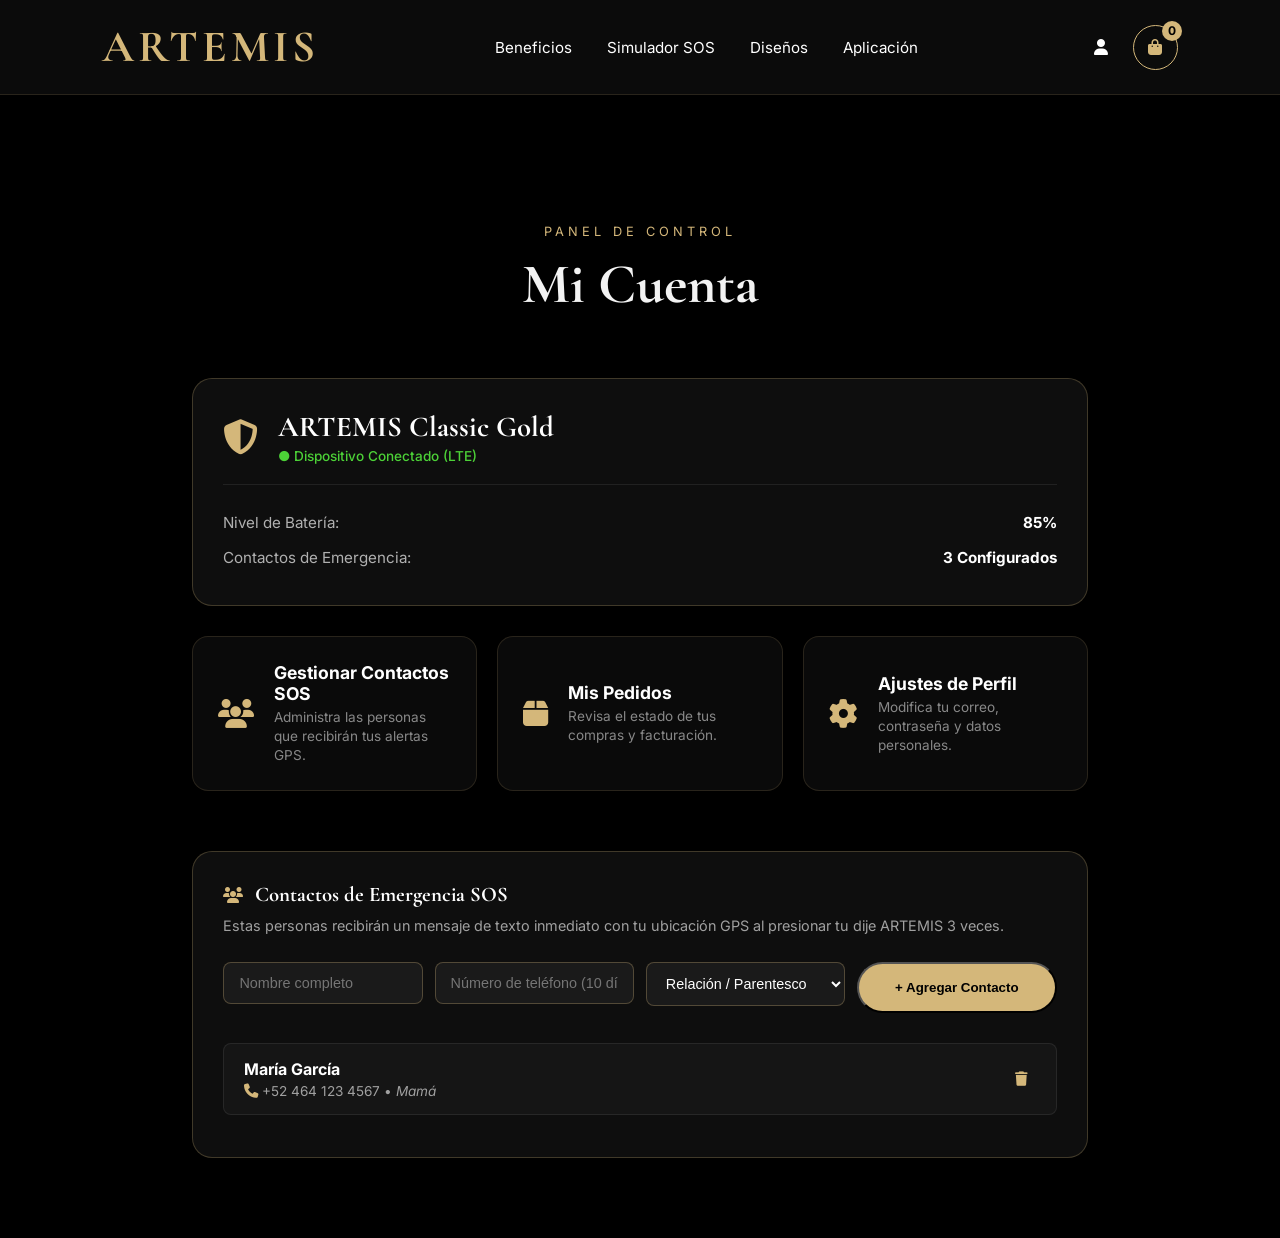
<file: cuenta.html>
<!DOCTYPE html>
<html lang="es">
<head>
    <meta charset="UTF-8">
    <meta name="viewport" content="width=device-width, initial-scale=1.0">
    <title>ARTEMIS | Mi Cuenta</title>

    <link rel="preconnect" href="https://fonts.googleapis.com">
    <link rel="preconnect" href="https://fonts.gstatic.com" crossorigin>
    <link href="https://fonts.googleapis.com/css2?family=Cormorant+Garamond:wght@400;500;600;700&family=Inter:wght@300;400;500;600&display=swap" rel="stylesheet">

    <link rel="stylesheet" href="estilos.css">
    <link rel="stylesheet" href="https://cdnjs.cloudflare.com/ajax/libs/font-awesome/6.7.2/css/all.min.css">
</head>
<body>

<header>
    <nav class="navbar">
        <a href="index.html" class="logo">ARTEMIS</a>
        <ul class="nav-links">
            <li><a href="index.html#beneficios">Beneficios</a></li>
            <li><a href="index.html#simulador">Simulador SOS</a></li>
            <li><a href="disenos.html">Diseños</a></li>
            <li><a href="index.html#app">Aplicación</a></li>
        </ul>
        <div class="nav-icons">
            <a href="cuenta.html" class="icon-btn active" aria-label="Mi Cuenta"><i class="fa-solid fa-user"></i></a>
            <a href="carrito.html" class="cart-btn" aria-label="Carrito de compras"><i class="fa-solid fa-bag-shopping"></i><span class="cart-count">0</span></a>
        </div>
    </nav>
</header>

<section class="account-section">
    <div class="section-header">
        <span>PANEL DE CONTROL</span>
        <h2>Mi Cuenta</h2>
    </div>

    <div class="account-container">
        <!-- Tarjeta de Dispositivo y Estado -->
        <div class="glass-card account-card">
            <div class="device-status">
                <i class="fa-solid fa-shield-halved status-icon text-gold"></i>
                <div>
                    <h3>ARTEMIS Classic Gold</h3>
                    <p class="status-online">● Dispositivo Conectado (LTE)</p>
                </div>
            </div>
            <hr class="card-divider">
            <div class="info-row">
                <span>Nivel de Batería:</span>
                <strong>85%</strong>
            </div>
            <div class="info-row">
                <span>Contactos de Emergencia:</span>
                <strong>3 Configurados</strong>
            </div>
        </div>

        <!-- Opciones Rápidas -->
        <div class="account-menu">
            <a href="#" class="account-menu-item">
                <i class="fa-solid fa-users text-gold"></i>
                <div>
                    <h4>Gestionar Contactos SOS</h4>
                    <p>Administra las personas que recibirán tus alertas GPS.</p>
                </div>
            </a>

            <a href="#" class="account-menu-item">
                <i class="fa-solid fa-box text-gold"></i>
                <div>
                    <h4>Mis Pedidos</h4>
                    <p>Revisa el estado de tus compras y facturación.</p>
                </div>
            </a>

            <a href="#" class="account-menu-item">
                <i class="fa-solid fa-gear text-gold"></i>
                <div>
                    <h4>Ajustes de Perfil</h4>
                    <p>Modifica tu correo, contraseña y datos personales.</p>
                </div>
            </a>
        </div>
        <!-- Gestión de Contactos de Emergencia SOS -->
<div class="glass-card sos-contacts-card">
    <div class="card-header-title">
        <i class="fa-solid fa-users text-gold"></i>
        <h3>Contactos de Emergencia SOS</h3>
    </div>
    <p class="section-desc">Estas personas recibirán un mensaje de texto inmediato con tu ubicación GPS al presionar tu dije ARTEMIS 3 veces.</p>

    <!-- Formulario para agregar contacto -->
    <form id="addContactForm" class="contact-form">
        <div class="input-group">
            <input type="text" id="contactName" placeholder="Nombre completo" required>
        </div>
        <div class="input-group">
            <input type="tel" id="contactPhone" placeholder="Número de teléfono (10 dígitos)" pattern="[0-9]{10}" required>
        </div>
        <div class="input-group">
            <select id="contactRelation" required>
                <option value="" disabled selected>Relación / Parentesco</option>
                <option value="Mamá/Papá">Mamá / Papá</option>
                <option value="Pareja">Pareja</option>
                <option value="Hermano/a">Hermano / a</option>
                <option value="Amigo/a">Amigo / a</option>
                <option value="Otro">Otro</option>
            </select>
        </div>
        <button type="submit" class="btn-primary btn-gold">+ Agregar Contacto</button>
    </form>

    <!-- Lista de contactos guardados -->
    <div class="contacts-list" id="contactsList">
        <div class="contact-item">
            <div class="contact-info">
                <strong>María García</strong>
                <span><i class="fa-solid fa-phone"></i> +52 464 123 4567 • <em>Mamá</em></span>
            </div>
            <button class="delete-btn" title="Eliminar contacto" onclick="deleteContact(this)">
                <i class="fa-solid fa-trash"></i>
            </button>
        </div>
    </div>
</div>
    </div>
</section>

<script src="script.js"></script>
</body>
</html>
</file>
<file: estilos.css>
:root {
    --gold: #d4b77a;
    --gold-glow: rgba(212, 183, 122, 0.4);
    --black: #000000;
    --dark-bg: #0d0d0d;
    --card-bg: #141414;
    --white: #f3f3f3;
}

* {
    margin: 0;
    padding: 0;
    box-sizing: border-box;
}

html {
    scroll-behavior: smooth;
}

body {
    background: var(--black);
    color: var(--white);
    font-family: 'Inter', sans-serif;
    padding-top: 90px;
    overflow-x: hidden;
}

section {
    padding: 100px 8%;
}

/* NAVBAR */
.navbar {
    position: fixed;
    top: 0;
    left: 0;
    width: 100%;
    z-index: 1000;
    display: flex;
    justify-content: space-between;
    align-items: center;
    padding: 20px 8%;
    background-color: rgba(13, 13, 13, 0.9);
    backdrop-filter: blur(10px);
    border-bottom: 1px solid rgba(212, 183, 122, 0.15);
}

.logo {
    color: var(--gold);
    font-size: 2.8rem;
    font-weight: bold;
    letter-spacing: 4px;
    font-family: 'Cormorant Garamond', serif;
    text-decoration: none;
}

.nav-links {
    display: flex;
    list-style: none;
    gap: 35px;
}

.nav-links li a {
    color: white;
    text-decoration: none;
    font-size: 0.95rem;
    transition: 0.3s;
}

.nav-links li a:hover,
.nav-links li a.active {
    color: var(--gold);
}

.nav-links li a.active {
    border-bottom: 2px solid var(--gold);
    padding-bottom: 5px;
}

.nav-icons {
    display: flex;
    align-items: center;
    gap: 25px;
}

.icon-btn {
    color: white;
    text-decoration: none;
    display: flex;
    align-items: center;
    gap: 8px;
    transition: 0.3s;
}

.icon-btn:hover {
    color: var(--gold);
}

.cart-btn {
    position: relative;
    width: 45px;
    height: 45px;
    display: flex;
    justify-content: center;
    align-items: center;
    border: 1px solid var(--gold);
    border-radius: 50%;
    color: var(--gold);
    text-decoration: none;
    transition: .3s ease;
}

.cart-btn:hover {
    background: var(--gold);
    color: #000;
    box-shadow: 0 0 15px var(--gold-glow);
}

.cart-count {
    position: absolute;
    top: -5px;
    right: -5px;
    width: 20px;
    height: 20px;
    background: var(--gold);
    color: #000;
    border-radius: 50%;
    font-size: .75rem;
    font-weight: 700;
    display: flex;
    justify-content: center;
    align-items: center;
}

/* HERO SECTION */
.hero {
    min-height: 85vh;
    display: grid;
    grid-template-columns: 1fr 1fr;
    align-items: center;
    gap: 50px;
}

.tagline {
    color: var(--gold);
    letter-spacing: 3px;
    font-size: .85rem;
    text-transform: uppercase;
}

.hero h1 {
    font-family: 'Cormorant Garamond', serif;
    font-size: 5.5rem;
    line-height: 1;
    margin: 20px 0;
}

.hero p {
    max-width: 480px;
    line-height: 1.8;
    opacity: .85;
    font-size: 1.05rem;
}

.hero-buttons {
    display: flex;
    gap: 20px;
    margin-top: 35px;
}

.btn-primary {
    background: var(--gold);
    color: black;
    padding: 14px 32px;
    border-radius: 50px;
    text-decoration: none;
    font-weight: 600;
    transition: 0.3s;
    display: inline-block;
}

.btn-primary:hover {
    box-shadow: 0 0 20px var(--gold-glow);
    transform: translateY(-2px);
}

.btn-secondary {
    border: 1px solid var(--gold);
    padding: 14px 32px;
    border-radius: 50px;
    text-decoration: none;
    color: white;
    transition: 0.3s;
}

.btn-secondary:hover {
    background: rgba(212, 183, 122, 0.1);
}

.hero-image {
    display: flex;
    justify-content: center;
    position: relative;
}

.hero-image img {
    width: 420px;
    position: relative;
    z-index: 2;
    filter: drop-shadow(0 15px 30px rgba(0,0,0,0.7));
}

.glow {
    position: absolute;
    width: 400px;
    height: 400px;
    background: radial-gradient(circle, var(--gold-glow) 0%, transparent 70%);
    filter: blur(60px);
}

/* STATS BAR */
.stats-bar {
    background: var(--dark-bg);
    display: grid;
    grid-template-columns: repeat(4, 1fr);
    padding: 40px 8%;
    border-top: 1px solid rgba(212, 183, 122, 0.1);
    border-bottom: 1px solid rgba(212, 183, 122, 0.1);
    text-align: center;
}

.stat-item h3 {
    font-family: 'Cormorant Garamond', serif;
    font-size: 3rem;
    color: var(--gold);
}

.stat-item p {
    font-size: 0.9rem;
    opacity: 0.7;
}

/* BENEFICIOS Y TARJETAS */
.section-header {
    text-align: center;
    margin-bottom: 60px;
}

.section-header span {
    color: var(--gold);
    letter-spacing: 4px;
    font-size: .8rem;
}

.section-header h2 {
    font-family: 'Cormorant Garamond', serif;
    font-size: 3.5rem;
    margin-top: 10px;
}

.cards {
    display: grid;
    grid-template-columns: repeat(auto-fit, minmax(240px, 1fr));
    gap: 30px;
}

.glass-card {
    background: rgba(20, 20, 20, 0.6);
    backdrop-filter: blur(10px);
    border: 1px solid rgba(212, 183, 122, 0.2);
    padding: 35px;
    border-radius: 20px;
    transition: 0.4s;
}

.glass-card:hover {
    transform: translateY(-8px);
    border-color: var(--gold);
    box-shadow: 0 10px 30px rgba(0,0,0,0.5);
}

.card-icon {
    font-size: 2rem;
    color: var(--gold);
    margin-bottom: 20px;
}

.pulse-icon {
    animation: pulse 2s infinite;
}

@keyframes pulse {
    0% { transform: scale(1); }
    50% { transform: scale(1.2); }
    100% { transform: scale(1); }
}

/* SIMULADOR SOS */
.sos-simulator-section {
    background: linear-gradient(180deg, #0d0d0d 0%, #000 100%);
}

.simulator-container {
    display: grid;
    grid-template-columns: 1fr 1fr;
    gap: 40px;
    align-items: center;
    max-width: 900px;
    margin: 0 auto;
    background: #111;
    padding: 40px;
    border-radius: 25px;
    border: 1px solid rgba(212,183,122,0.2);
}

.dije-button {
    width: 180px;
    height: 180px;
    border-radius: 50%;
    background: radial-gradient(circle, #2a2a2a 0%, #111 100%);
    border: 3px solid var(--gold);
    margin: 0 auto;
    display: flex;
    flex-direction: column;
    justify-content: center;
    align-items: center;
    cursor: pointer;
    position: relative;
    user-select: none;
    box-shadow: 0 0 20px var(--gold-glow);
    transition: transform 0.1s;
}

.dije-button:active {
    transform: scale(0.95);
}

.click-counter {
    font-size: 3.5rem;
    font-weight: bold;
    color: var(--gold);
    font-family: 'Cormorant Garamond', serif;
}

.button-label {
    font-size: 0.85rem;
    letter-spacing: 2px;
    text-transform: uppercase;
    opacity: 0.8;
}

.sos-screen {
    background: #000;
    border: 1px solid #333;
    border-radius: 15px;
    padding: 30px;
    min-height: 180px;
    display: flex;
    align-items: center;
    justify-content: center;
    text-align: center;
}

/* PERSONALIZADOR DE ACABADOS */
.customizer-container {
    display: grid;
    grid-template-columns: 1fr 1fr;
    gap: 50px;
    align-items: center;
}

.customizer-preview img {
    width: 100%;
    max-width: 400px;
    display: block;
    margin: 0 auto;
    transition: opacity 0.3s ease;
}

.finish-options {
    display: flex;
    flex-direction: column;
    gap: 15px;
    margin: 25px 0;
}

.finish-btn {
    display: flex;
    align-items: center;
    gap: 15px;
    background: #111;
    border: 1px solid #333;
    color: white;
    padding: 15px 20px;
    border-radius: 12px;
    cursor: pointer;
    font-size: 1rem;
    transition: 0.3s;
}

.finish-btn.active, .finish-btn:hover {
    border-color: var(--gold);
    background: #1a1a1a;
}

.color-swatch {
    width: 20px;
    height: 20px;
    border-radius: 50%;
}

.finish-description {
    margin-bottom: 25px;
    opacity: 0.8;
    font-size: 0.95rem;
}

/* TABLA COMPARATIVA */
.comparison-table {
    width: 100%;
    border-collapse: collapse;
    margin-top: 30px;
}

.comparison-table th, .comparison-table td {
    padding: 20px;
    text-align: center;
    border-bottom: 1px solid #222;
}

.comparison-table th {
    font-size: 1.1rem;
    color: #aaa;
}

.highlight-col {
    background: rgba(212, 183, 122, 0.05);
    border-left: 1px solid rgba(212, 183, 122, 0.2);
    border-right: 1px solid rgba(212, 183, 122, 0.2);
}

.text-gold {
    color: var(--gold);
}

/* APP Y FOOTER */
.app-content {
    display: grid;
    grid-template-columns: 1fr 1fr;
    align-items: center;
    gap: 60px;
}

.phone img {
    width: 100%;
    max-width: 400px;
    display: block;
    margin: 0 auto;
}

/* ESTILOS DEL FOOTER */
.footer {
    background-color: #050505;
    border-top: 1px solid rgba(212, 183, 122, 0.2);
    padding: 70px 8% 30px;
    color: #e0e0e0;
}

.footer-container {
    max-width: 1200px;
    margin: 0 auto;
    display: grid;
    grid-template-columns: 2fr 1fr 1.2fr;
    gap: 50px;
    align-items: start;
}

.footer-logo {
    font-family: 'Cormorant Garamond', serif;
    font-size: 2.8rem;
    color: var(--gold, #d4b77a);
    letter-spacing: 3px;
    margin-bottom: 15px;
}

.footer-brand p {
    color: #a0a0a0;
    font-size: 0.95rem;
    line-height: 1.6;
    max-width: 320px;
}

.footer-section h3 {
    font-family: 'Inter', sans-serif;
    font-size: 1.1rem;
    font-weight: 600;
    color: var(--gold, #d4b77a);
    margin-bottom: 20px;
    letter-spacing: 1px;
}

.footer-section ul {
    list-style: none;
    padding: 0;
    margin: 0;
}

.footer-section ul li {
    margin-bottom: 12px;
}

.footer-section ul li a {
    color: #b0b0b0;
    text-decoration: none;
    font-size: 0.95rem;
    transition: color 0.3s ease;
}

.footer-section ul li a:hover {
    color: var(--gold, #d4b77a);
}

.contact-item {
    display: flex;
    align-items: center;
    gap: 10px;
    color: #b0b0b0;
    font-size: 0.95rem;
    margin-bottom: 12px;
}

.contact-item i {
    color: var(--gold, #d4b77a);
    font-size: 0.9rem;
}

.social-icons {
    display: flex;
    gap: 15px;
    margin-top: 20px;
}

.social-icons a {
    display: inline-flex;
    align-items: center;
    justify-content: center;
    width: 38px;
    height: 38px;
    background: rgba(255, 255, 255, 0.05);
    border: 1px solid rgba(212, 183, 122, 0.3);
    border-radius: 50%;
    color: var(--gold, #d4b77a);
    text-decoration: none;
    font-size: 1rem;
    transition: all 0.3s ease;
}

.social-icons a:hover {
    background: var(--gold, #d4b77a);
    color: #000;
    transform: translateY(-3px);
}

.footer-bottom {
    max-width: 1200px;
    margin: 50px auto 0;
    padding-top: 25px;
    border-top: 1px solid rgba(255, 255, 255, 0.05);
    text-align: center;
}

.footer-bottom p {
    color: #666;
    font-size: 0.85rem;
}

/* PÁGINA DE CATÁLOGO / DISEÑOS */
.catalog-header {
    text-align: center;
    padding-top: 60px;
    padding-bottom: 20px;
}

.catalog-header h1 {
    font-family: 'Cormorant Garamond', serif;
    font-size: 4.5rem;
    color: var(--gold);
    margin: 15px 0;
}

.catalog-filters {
    display: flex;
    justify-content: center;
    gap: 15px;
    margin-bottom: 50px;
    flex-wrap: wrap;
}

.filter-btn {
    background: transparent;
    border: 1px solid rgba(212, 183, 122, 0.4);
    color: white;
    padding: 10px 24px;
    border-radius: 30px;
    cursor: pointer;
    transition: 0.3s;
    font-size: 0.95rem;
}

.filter-btn.active, .filter-btn:hover {
    background: var(--gold);
    color: #000;
    font-weight: 600;
}

.product-grid {
    display: grid;
    grid-template-columns: repeat(auto-fit, minmax(260px, 1fr));
    gap: 35px;
}

.product-card {
    background: #111;
    border: 1px solid rgba(212, 183, 122, 0.2);
    border-radius: 20px;
    padding: 25px;
    text-align: center;
    position: relative;
    transition: 0.4s;
}

.product-card:hover {
    transform: translateY(-8px);
    border-color: var(--gold);
    box-shadow: 0 10px 25px rgba(212, 183, 122, 0.15);
}

.product-badge {
    position: absolute;
    top: 15px;
    left: 15px;
    background: var(--gold);
    color: #000;
    font-size: 0.75rem;
    font-weight: bold;
    padding: 4px 12px;
    border-radius: 20px;
}

.product-card img {
    width: 100%;
    max-width: 200px;
    height: auto;
    margin: 15px 0;
}

.product-card h3 {
    font-family: 'Cormorant Garamond', serif;
    font-size: 1.8rem;
    margin-bottom: 5px;
}

.finish-label {
    font-size: 0.85rem;
    color: #aaa;
    margin-bottom: 12px;
}

.price {
    display: block;
    font-size: 1.3rem;
    color: var(--gold);
    font-weight: 600;
    margin-bottom: 20px;
}

.product-actions {
    display: flex;
    justify-content: center;
    gap: 10px;
}

/* BANNER DE VISTA PREVIA DE DISEÑOS */
.designs-preview {
    padding: 80px 8%;
    background: #000000;
}

.preview-card {
    background: linear-gradient(135deg, #141414 0%, #080808 100%);
    border: 1px solid rgba(212, 183, 122, 0.3);
    border-radius: 24px;
    padding: 60px 8%;
    display: grid;
    grid-template-columns: 1.2fr 0.8fr;
    align-items: center;
    gap: 40px;
    position: relative;
    overflow: hidden;
    box-shadow: 0 20px 40px rgba(0, 0, 0, 0.6);
}

.preview-badge {
    color: var(--gold);
    font-size: 0.8rem;
    letter-spacing: 2px;
    text-transform: uppercase;
    display: block;
    margin-bottom: 12px;
}

.preview-content h3 {
    font-family: 'Cormorant Garamond', serif;
    font-size: 2.8rem;
    color: #ffffff;
    margin-bottom: 15px;
    line-height: 1.1;
}

.preview-content p {
    color: #b3b3b3;
    font-size: 1.05rem;
    line-height: 1.6;
    margin-bottom: 30px;
    max-width: 500px;
}

.btn-gold {
    display: inline-flex;
    align-items: center;
    gap: 12px;
    background: var(--gold);
    color: #000000 !important;
    font-weight: 700;
    padding: 16px 36px;
    border-radius: 50px;
    text-decoration: none;
    transition: all 0.3s ease;
}

.btn-gold:hover {
    background: #e6cb8d;
    transform: translateY(-3px);
    box-shadow: 0 10px 25px rgba(212, 183, 122, 0.3);
}

.preview-visual {
    display: flex;
    justify-content: center;
    align-items: center;
    position: relative;
}

.jewelry-glow {
    position: absolute;
    width: 220px;
    height: 220px;
    background: radial-gradient(circle, rgba(212, 183, 122, 0.25) 0%, transparent 70%);
    filter: blur(40px);
}

.banner-icon {
    font-size: 8rem;
    color: var(--gold);
    opacity: 0.85;
    position: relative;
    z-index: 2;
    filter: drop-shadow(0 10px 20px rgba(0,0,0,0.8));
}

/* MEDIA QUERIES / RESPONSIVO */
@media (max-width: 850px) {
    .hero {
        grid-template-columns: 1fr;
        text-align: center;
    }

    .hero p {
        margin: 0 auto;
    }

    .hero-buttons {
        justify-content: center;
    }

    .simulator-container,
    .app-content,
    .customizer-container {
        grid-template-columns: 1fr;
    }

    .preview-card {
        grid-template-columns: 1fr;
        text-align: center;
        padding: 40px 25px;
    }

    .preview-content p {
        margin: 0 auto 30px auto;
    }

    .banner-icon {
        font-size: 5rem;
    }

    .footer-container {
        grid-template-columns: 1fr;
        gap: 35px;
    }
}





/* ==========================================
   PÁGINA DE MI CUENTA (cuenta.html)
   ========================================== */

   .account-section {
    padding-top: 130px;
    padding-bottom: 80px;
    max-width: 1100px;
    margin: 0 auto;
}

.account-container {
    display: flex;
    flex-direction: column;
    gap: 30px;
}

/* Estado del Dispositivo */
.account-card {
    padding: 30px;
    background: rgba(20, 20, 20, 0.7);
    border: 1px solid rgba(212, 183, 122, 0.25);
    border-radius: 20px;
}

.device-status {
    display: flex;
    align-items: center;
    gap: 20px;
    margin-bottom: 20px;
}

.status-icon {
    font-size: 2.2rem;
}

.device-status h3 {
    font-family: 'Cormorant Garamond', serif;
    font-size: 1.8rem;
    color: #ffffff;
}

.status-online {
    color: #4cd137;
    font-size: 0.85rem;
    font-weight: 500;
    margin-top: 4px;
}

.card-divider {
    border: none;
    border-top: 1px solid rgba(255, 255, 255, 0.08);
    margin: 20px 0;
}

.info-row {
    display: flex;
    justify-content: space-between;
    align-items: center;
    padding: 8px 0;
    color: #b0b0b0;
    font-size: 0.95rem;
}

.info-row strong {
    color: #ffffff;
}

/* Opciones del Menú de Cuenta */
.account-menu {
    display: grid;
    grid-template-columns: repeat(auto-fit, minmax(280px, 1fr));
    gap: 20px;
}

.account-menu-item {
    display: flex;
    align-items: center;
    gap: 20px;
    background: rgba(20, 20, 20, 0.5);
    border: 1px solid rgba(212, 183, 122, 0.15);
    padding: 25px;
    border-radius: 16px;
    text-decoration: none;
    transition: all 0.3s ease;
}

.account-menu-item:hover {
    border-color: var(--gold, #d4b77a);
    transform: translateY(-4px);
    background: rgba(20, 20, 20, 0.8);
}

.account-menu-item i {
    font-size: 1.8rem;
}

.account-menu-item h4 {
    color: #ffffff;
    font-size: 1.1rem;
    margin-bottom: 4px;
}

.account-menu-item p {
    color: #888888;
    font-size: 0.85rem;
    line-height: 1.4;
}

/* Tarjeta y Formulario de Contactos SOS */
.sos-contacts-card {
    padding: 35px;
    background: rgba(20, 20, 20, 0.7);
    border: 1px solid rgba(212, 183, 122, 0.25);
    border-radius: 20px;
}

.card-header-title {
    display: flex;
    align-items: center;
    gap: 12px;
    margin-bottom: 8px;
}

.card-header-title h3 {
    font-family: 'Cormorant Garamond', serif;
    font-size: 1.8rem;
    color: #ffffff;
}

.section-desc {
    color: #a0a0a0;
    font-size: 0.9rem;
    margin-bottom: 25px;
    line-height: 1.5;
}

/* Formulario */
.contact-form {
    display: grid;
    grid-template-columns: 1fr 1fr 1fr auto;
    gap: 15px;
    margin-bottom: 30px;
}

.input-group input, 
.input-group select {
    width: 100%;
    padding: 14px 18px;
    background: rgba(255, 255, 255, 0.04);
    border: 1px solid rgba(212, 183, 122, 0.25);
    border-radius: 30px;
    color: #ffffff;
    font-size: 0.9rem;
    outline: none;
    transition: border-color 0.3s, background 0.3s;
}

.input-group input:focus, 
.input-group select:focus {
    border-color: var(--gold, #d4b77a);
    background: rgba(255, 255, 255, 0.08);
}

.input-group select option {
    background: #111111;
    color: #ffffff;
}

/* Lista de Contactos Agregados */
.contacts-list {
    display: flex;
    flex-direction: column;
    gap: 12px;
}

.contact-item {
    display: flex;
    justify-content: space-between;
    align-items: center;
    background: rgba(255, 255, 255, 0.03);
    border: 1px solid rgba(255, 255, 255, 0.08);
    padding: 16px 22px;
    border-radius: 12px;
    transition: border-color 0.3s;
}

.contact-item:hover {
    border-color: rgba(212, 183, 122, 0.3);
}

.contact-info {
    display: flex;
    flex-direction: column;
    gap: 4px;
}

.contact-info strong {
    color: #ffffff;
    font-size: 1rem;
}

.contact-info span {
    color: #aaaaaa;
    font-size: 0.85rem;
}

.delete-btn {
    background: transparent;
    border: none;
    color: #ff5555;
    cursor: pointer;
    font-size: 1rem;
    padding: 8px 12px;
    border-radius: 6px;
    transition: background 0.2s, color 0.2s;
}

.delete-btn:hover {
    color: #ff2222;
    background: rgba(255, 85, 85, 0.1);
}

/* Responsivo para Celulares y Tablets */
@media (max-width: 900px) {
    .contact-form {
        grid-template-columns: 1fr;
    }

    .account-section {
        padding-top: 110px;
    }
}






/* FORMULARIO Y LISTA DE CONTACTOS SOS */
.sos-contacts-card {
    margin-top: 30px;
    padding: 30px;
}

.card-header-title {
    display: flex;
    align-items: center;
    gap: 12px;
    margin-bottom: 8px;
}

.card-header-title h3 {
    font-size: 1.3rem;
    color: #ffffff;
}

.section-desc {
    color: #a0a0a0;
    font-size: 0.9rem;
    margin-bottom: 25px;
}

.contact-form {
    display: grid;
    grid-template-columns: 1fr 1fr 1fr auto;
    gap: 12px;
    margin-bottom: 30px;
}

.input-group input, .input-group select {
    width: 100%;
    padding: 12px 15px;
    background: rgba(255, 255, 255, 0.05);
    border: 1px solid rgba(212, 183, 122, 0.3);
    border-radius: 8px;
    color: #ffffff;
    font-size: 0.9rem;
    outline: none;
    transition: border-color 0.3s;
}

.input-group input:focus, .input-group select:focus {
    border-color: var(--gold, #d4b77a);
}

.input-group select option {
    background: #111;
    color: #fff;
}

/* LISTA DE CONTACTOS */
.contacts-list {
    display: flex;
    flex-direction: column;
    gap: 12px;
}

.contact-item {
    display: flex;
    justify-content: space-between;
    align-items: center;
    background: rgba(255, 255, 255, 0.03);
    border: 1px solid rgba(255, 255, 255, 0.08);
    padding: 15px 20px;
    border-radius: 8px;
}

.contact-info {
    display: flex;
    flex-direction: column;
    gap: 4px;
}

.contact-info strong {
    color: #ffffff;
    font-size: 1rem;
}

.contact-info span {
    color: #a0a0a0;
    font-size: 0.85rem;
}

.delete-btn {
    background: transparent;
    border: none;
    color: #ff5555;
    cursor: pointer;
    font-size: 1rem;
    padding: 8px;
    transition: color 0.2s;
}

.delete-btn:hover {
    color: #ff2222;
}

@media (max-width: 900px) {
    .contact-form {
        grid-template-columns: 1fr;
    }
}
</file>
